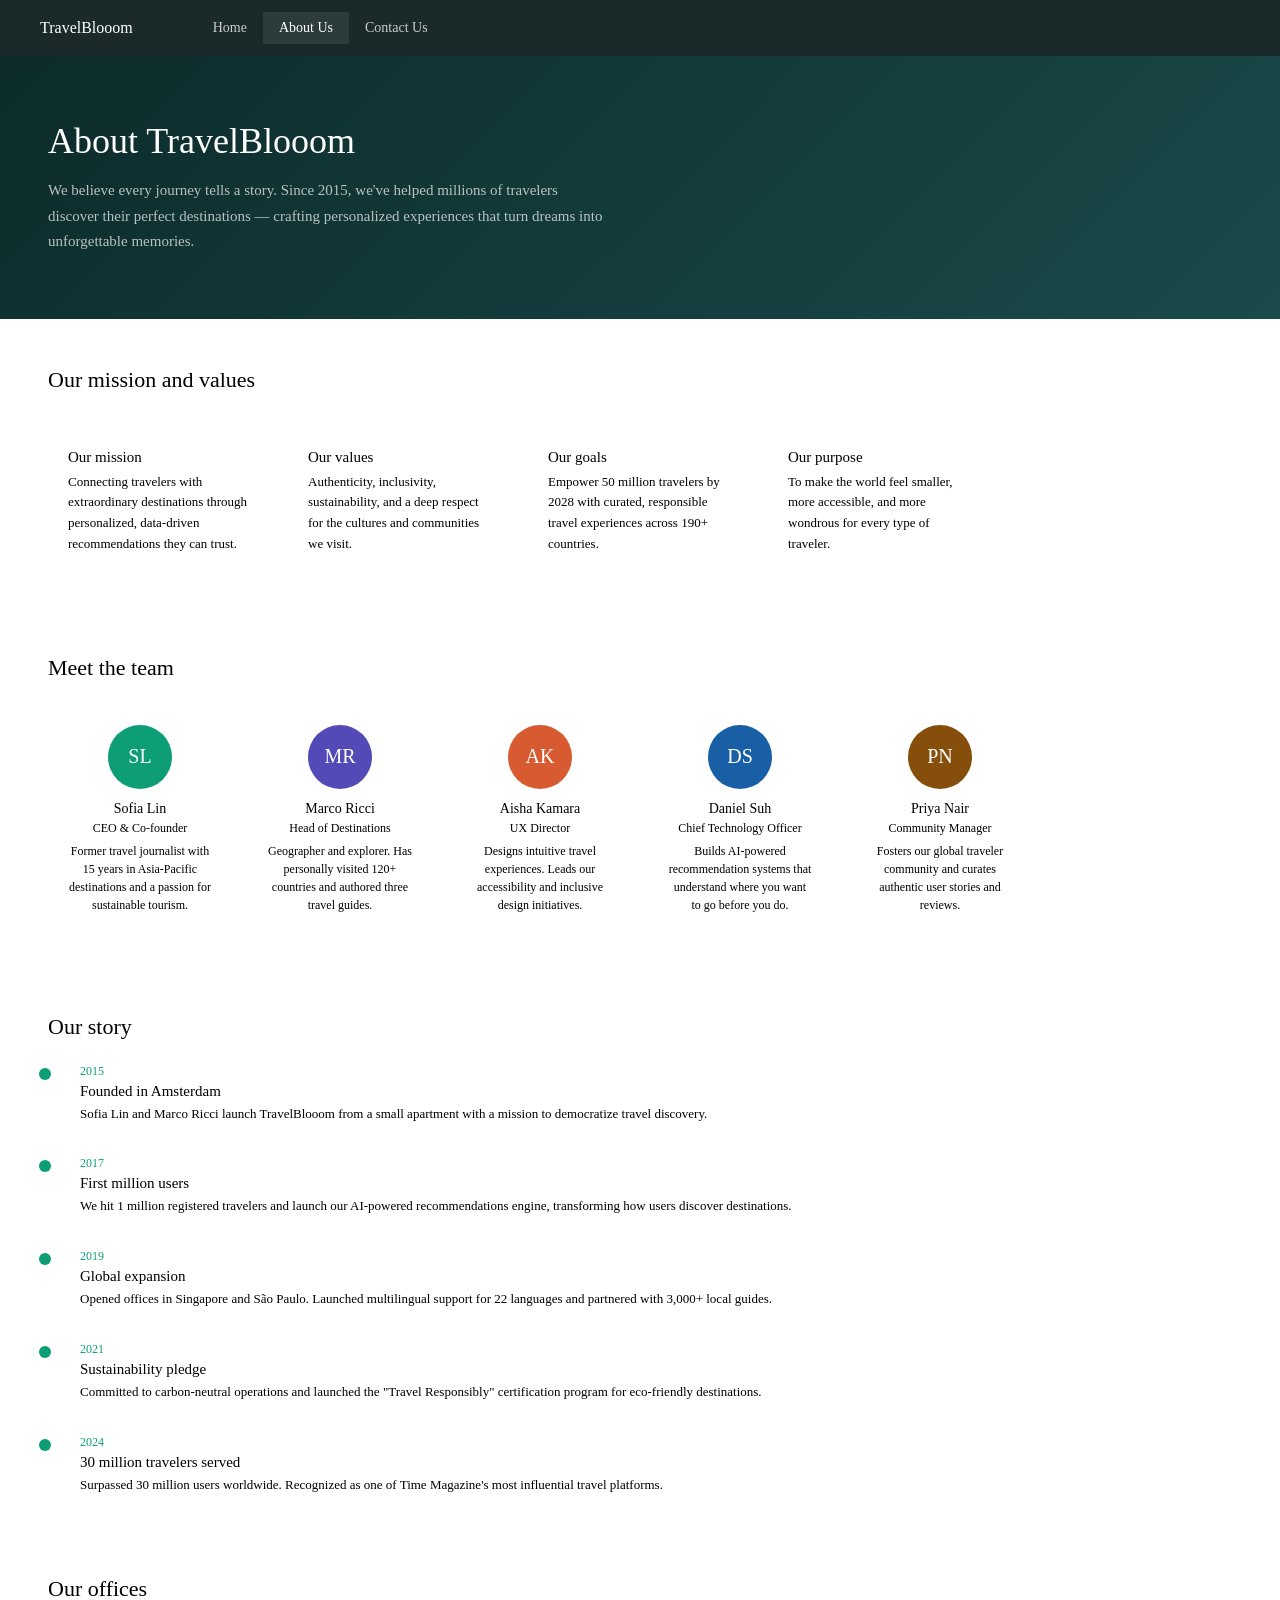
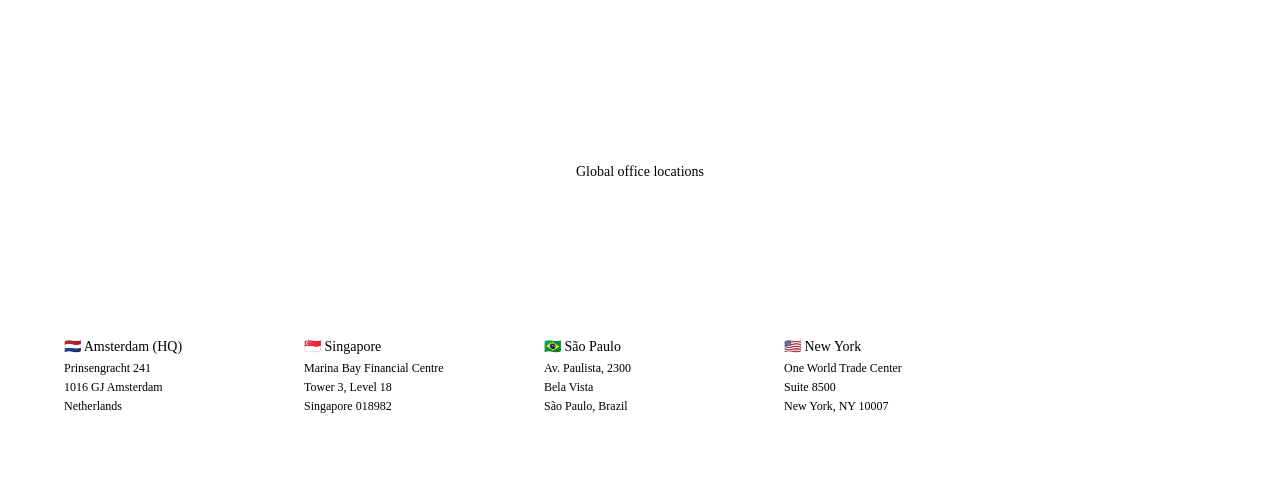
<file: about.html>
<!DOCTYPE html>
<html>
<head>
  <meta charset="utf-8">
  <meta name="viewport" content="width=device-width, initial-scale=1">
  <title>TravelBlooom | About Us</title>
  <link rel="stylesheet" type="text/css" href="style.css">
</head>
<body>
  <nav>
    <a class="nav-brand" href="index.html"><i class="ti ti-plane" aria-hidden="true"></i>TravelBlooom</a>
    <div class="nav-links">
      <a class="nav-link" href="home.html">Home</a>
      <a class="nav-link active" href="about.html">About Us</a>
      <a class="nav-link" href="contact.html">Contact Us</a>
    </div>
  </nav>

  <div id="about" class="page active">
    <div class="about-hero">
      <h1>About TravelBlooom</h1>
      <p>We believe every journey tells a story. Since 2015, we've helped millions of travelers discover their perfect destinations — crafting personalized experiences that turn dreams into unforgettable memories.</p>
    </div>
    <div class="about-section">
      <h2>Our mission and values</h2>
      <div class="mission-grid">
        <div class="mission-card"><i class="ti ti-compass" aria-hidden="true"></i><h3>Our mission</h3><p>Connecting travelers with extraordinary destinations through personalized, data-driven recommendations they can trust.</p></div>
        <div class="mission-card"><i class="ti ti-heart" aria-hidden="true"></i><h3>Our values</h3><p>Authenticity, inclusivity, sustainability, and a deep respect for the cultures and communities we visit.</p></div>
        <div class="mission-card"><i class="ti ti-target" aria-hidden="true"></i><h3>Our goals</h3><p>Empower 50 million travelers by 2028 with curated, responsible travel experiences across 190+ countries.</p></div>
        <div class="mission-card"><i class="ti ti-world" aria-hidden="true"></i><h3>Our purpose</h3><p>To make the world feel smaller, more accessible, and more wondrous for every type of traveler.</p></div>
      </div>
      <hr class="section-divider">
      <h2>Meet the team</h2>
      <div class="team-grid">
        <div class="team-card"><div class="avatar" style="background:#0d9e75">SL</div><h3>Sofia Lin</h3><p>CEO & Co-founder</p><p class="bio">Former travel journalist with 15 years in Asia-Pacific destinations and a passion for sustainable tourism.</p></div>
        <div class="team-card"><div class="avatar" style="background:#534AB7">MR</div><h3>Marco Ricci</h3><p>Head of Destinations</p><p class="bio">Geographer and explorer. Has personally visited 120+ countries and authored three travel guides.</p></div>
        <div class="team-card"><div class="avatar" style="background:#D85A30">AK</div><h3>Aisha Kamara</h3><p>UX Director</p><p class="bio">Designs intuitive travel experiences. Leads our accessibility and inclusive design initiatives.</p></div>
        <div class="team-card"><div class="avatar" style="background:#185FA5">DS</div><h3>Daniel Suh</h3><p>Chief Technology Officer</p><p class="bio">Builds AI-powered recommendation systems that understand where you want to go before you do.</p></div>
        <div class="team-card"><div class="avatar" style="background:#854F0B">PN</div><h3>Priya Nair</h3><p>Community Manager</p><p class="bio">Fosters our global traveler community and curates authentic user stories and reviews.</p></div>
      </div>
      <hr class="section-divider">
      <h2>Our story</h2>
      <div class="timeline">
        <div class="timeline-item"><div class="timeline-dot"></div><div class="timeline-year">2015</div><div class="timeline-title">Founded in Amsterdam</div><div class="timeline-desc">Sofia Lin and Marco Ricci launch TravelBlooom from a small apartment with a mission to democratize travel discovery.</div></div>
        <div class="timeline-item"><div class="timeline-dot"></div><div class="timeline-year">2017</div><div class="timeline-title">First million users</div><div class="timeline-desc">We hit 1 million registered travelers and launch our AI-powered recommendations engine, transforming how users discover destinations.</div></div>
        <div class="timeline-item"><div class="timeline-dot"></div><div class="timeline-year">2019</div><div class="timeline-title">Global expansion</div><div class="timeline-desc">Opened offices in Singapore and São Paulo. Launched multilingual support for 22 languages and partnered with 3,000+ local guides.</div></div>
        <div class="timeline-item"><div class="timeline-dot"></div><div class="timeline-year">2021</div><div class="timeline-title">Sustainability pledge</div><div class="timeline-desc">Committed to carbon-neutral operations and launched the "Travel Responsibly" certification program for eco-friendly destinations.</div></div>
        <div class="timeline-item"><div class="timeline-dot"></div><div class="timeline-year">2024</div><div class="timeline-title">30 million travelers served</div><div class="timeline-desc">Surpassed 30 million users worldwide. Recognized as one of Time Magazine's most influential travel platforms.</div></div>
      </div>
      <hr class="section-divider">
      <h2>Our offices</h2>
      <div class="map-placeholder">
        <i class="ti ti-map-2" aria-hidden="true" style="font-size:40px"></i>
        <span>Global office locations</span>
      </div>
      <div class="offices-grid">
        <div class="office-card"><h3>🇳🇱 Amsterdam (HQ)</h3><p>Prinsengracht 241<br>1016 GJ Amsterdam<br>Netherlands</p></div>
        <div class="office-card"><h3>🇸🇬 Singapore</h3><p>Marina Bay Financial Centre<br>Tower 3, Level 18<br>Singapore 018982</p></div>
        <div class="office-card"><h3>🇧🇷 São Paulo</h3><p>Av. Paulista, 2300<br>Bela Vista<br>São Paulo, Brazil</p></div>
        <div class="office-card"><h3>🇺🇸 New York</h3><p>One World Trade Center<br>Suite 8500<br>New York, NY 10007</p></div>
      </div>
    </div>
  </div>
</body>
</html>
</file>
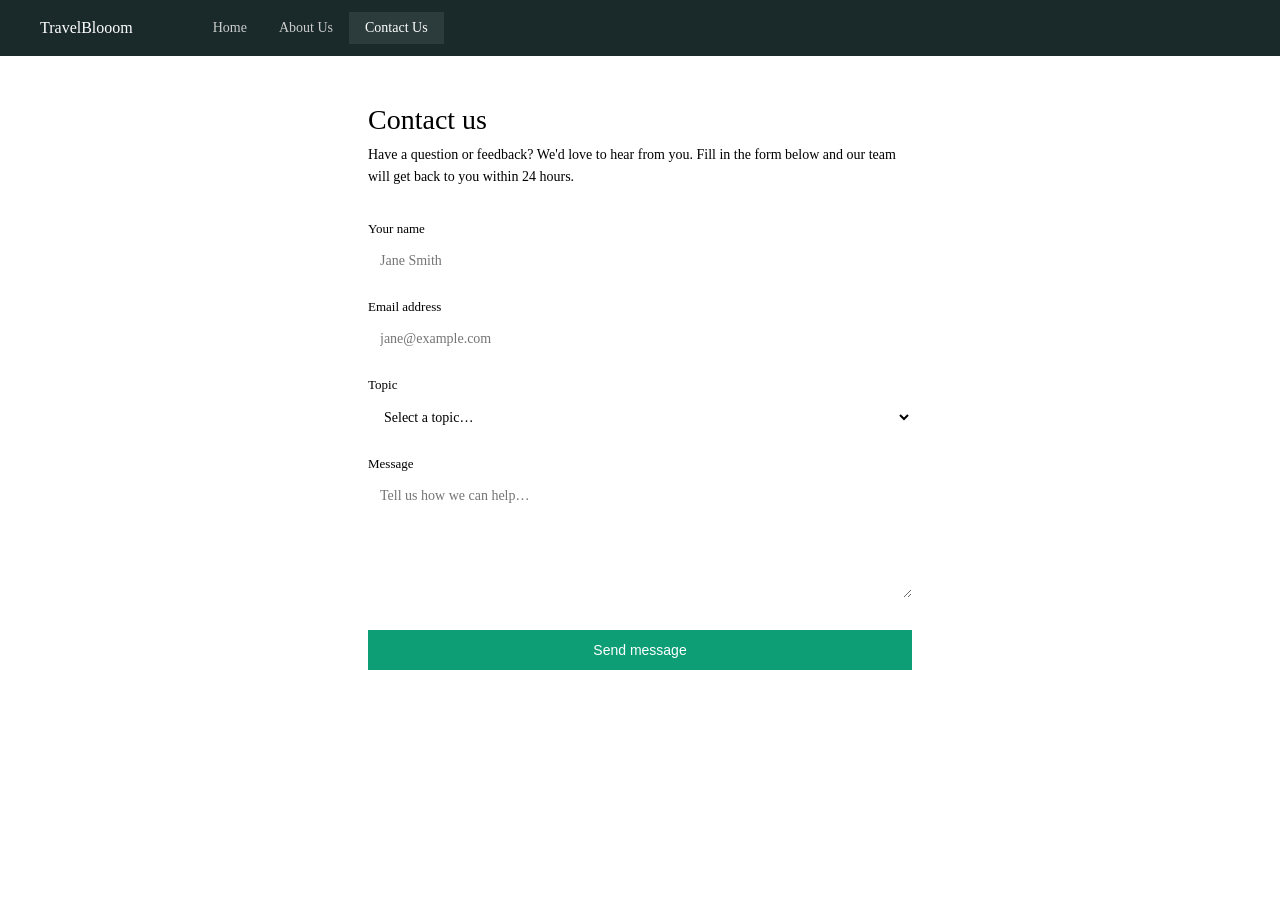
<file: contact.html>
<!DOCTYPE html>
<html>
<head>
  <meta charset="utf-8">
  <meta name="viewport" content="width=device-width, initial-scale=1">
  <title>TravelBlooom | Contact Us</title>
  <link rel="stylesheet" type="text/css" href="style.css">
</head>
<body>
  <nav>
    <a class="nav-brand" href="index.html"><i class="ti ti-plane" aria-hidden="true"></i>TravelBlooom</a>
    <div class="nav-links">
      <a class="nav-link" href="home.html">Home</a>
      <a class="nav-link" href="about.html">About Us</a>
      <a class="nav-link active" href="contact.html">Contact Us</a>
    </div>
  </nav>

  <div id="contact" class="page active">
    <div class="contact-page">
      <h1>Contact us</h1>
      <p class="sub">Have a question or feedback? We'd love to hear from you. Fill in the form below and our team will get back to you within 24 hours.</p>
      <div id="contactForm">
        <div class="form-group"><label for="cName">Your name</label><input type="text" id="cName" placeholder="Jane Smith"></div>
        <div class="form-group"><label for="cEmail">Email address</label><input type="email" id="cEmail" placeholder="jane@example.com"></div>
        <div class="form-group"><label for="cTopic">Topic</label><select id="cTopic"><option value="">Select a topic…</option><option>Destination recommendation</option><option>Booking assistance</option><option>Account issue</option><option>Partnership inquiry</option><option>General feedback</option></select></div>
        <div class="form-group"><label for="cMsg">Message</label><textarea id="cMsg" placeholder="Tell us how we can help…"></textarea></div>
        <button class="btn-submit" onclick="submitContact()">Send message</button>
      </div>
      <div class="success-msg" id="successMsg">
        <i class="ti ti-circle-check" aria-hidden="true"></i>
        <h3>Message sent!</h3>
        <p>Thanks for reaching out. A member of our team will get back to you within 24 hours.</p>
      </div>
    </div>
  </div>

  <script src="script.js"></script>
</body>
</html>
</file>
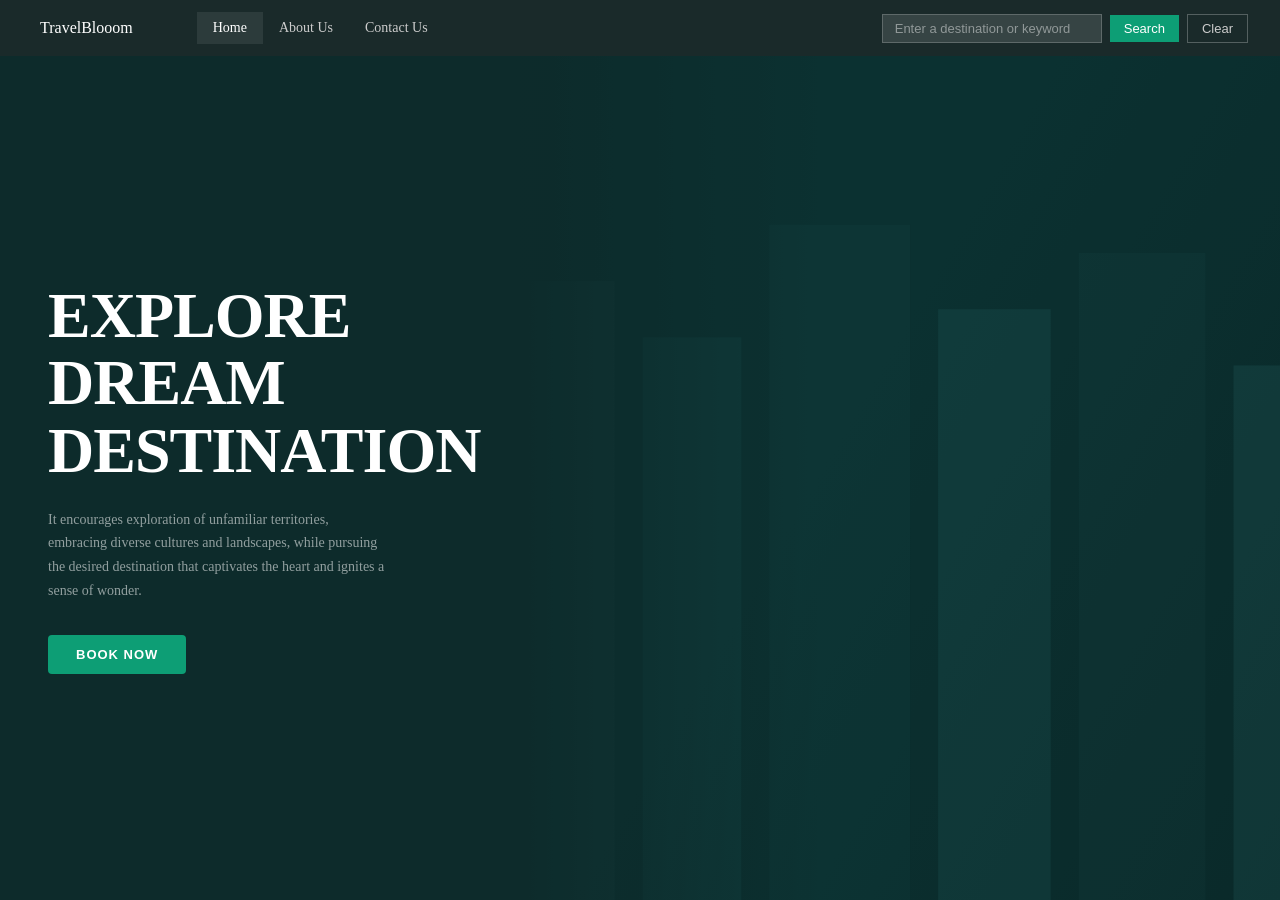
<file: travelblooom_website.html>
<!DOCTYPE html>
<html>
<head>
  <meta charset="utf-8">
  <meta name="viewport" content="width=device-width, initial-scale=1">
  <title></title>
  <link rel="stylesheet" type="text/css" href="style.css">
   <script src="script.js"></script>
</head>




<body>

<nav>
  <span class="nav-brand"><i class="ti ti-plane" aria-hidden="true"></i>TravelBlooom</span>
  <div class="nav-links">
    <span class="nav-link active" onclick="showPage('home')">Home</span>
    <span class="nav-link" onclick="showPage('about')">About Us</span>
    <span class="nav-link" onclick="showPage('contact')">Contact Us</span>
  </div>
  <div class="nav-search">
    <input type="text" id="searchInput" placeholder="Enter a destination or keyword" onkeydown="if(event.key==='Enter')doSearch()">
    <button class="btn-search" onclick="doSearch()"><i class="ti ti-search" aria-hidden="true"></i> Search</button>
    <button class="btn-clear" onclick="clearSearch()">Clear</button>
  </div>
</nav>

<div id="home" class="page active">
  <div id="heroSection" class="hero">
    <div class="hero-city-bg"></div>
    <div class="hero-social">
      <a href="#" aria-label="Twitter"><i class="ti ti-brand-twitter" aria-hidden="true"></i></a>
      <a href="#" aria-label="Facebook"><i class="ti ti-brand-facebook" aria-hidden="true"></i></a>
      <a href="#" aria-label="Instagram"><i class="ti ti-brand-instagram" aria-hidden="true"></i></a>
      <a href="#" aria-label="YouTube"><i class="ti ti-brand-youtube" aria-hidden="true"></i></a>
    </div>
    <div class="hero-content">
      <div class="hero-title">Explore<br>Dream<br>Destination</div>
      <p class="hero-sub">It encourages exploration of unfamiliar territories, embracing diverse cultures and landscapes, while pursuing the desired destination that captivates the heart and ignites a sense of wonder.</p>
      <button class="btn-book" onclick="document.getElementById('searchInput').focus()">Book Now</button>
    </div>
  </div>
  <div id="searchResults" class="search-results" style="display:none"></div>
</div>

<div id="about" class="page">
  <div class="about-hero">
    <h1>About TravelBlooom</h1>
    <p>We believe every journey tells a story. Since 2015, we've helped millions of travelers discover their perfect destinations — crafting personalized experiences that turn dreams into unforgettable memories.</p>
  </div>
  <div class="about-section">
    <h2>Our mission and values</h2>
    <div class="mission-grid">
      <div class="mission-card"><i class="ti ti-compass" aria-hidden="true"></i><h3>Our mission</h3><p>Connecting travelers with extraordinary destinations through personalized, data-driven recommendations they can trust.</p></div>
      <div class="mission-card"><i class="ti ti-heart" aria-hidden="true"></i><h3>Our values</h3><p>Authenticity, inclusivity, sustainability, and a deep respect for the cultures and communities we visit.</p></div>
      <div class="mission-card"><i class="ti ti-target" aria-hidden="true"></i><h3>Our goals</h3><p>Empower 50 million travelers by 2028 with curated, responsible travel experiences across 190+ countries.</p></div>
      <div class="mission-card"><i class="ti ti-world" aria-hidden="true"></i><h3>Our purpose</h3><p>To make the world feel smaller, more accessible, and more wondrous for every type of traveler.</p></div>
    </div>
    <hr class="section-divider">
    <h2>Meet the team</h2>
    <div class="team-grid">
      <div class="team-card"><div class="avatar" style="background:#0d9e75">SL</div><h3>Sofia Lin</h3><p>CEO & Co-founder</p><p class="bio">Former travel journalist with 15 years in Asia-Pacific destinations and a passion for sustainable tourism.</p></div>
      <div class="team-card"><div class="avatar" style="background:#534AB7">MR</div><h3>Marco Ricci</h3><p>Head of Destinations</p><p class="bio">Geographer and explorer. Has personally visited 120+ countries and authored three travel guides.</p></div>
      <div class="team-card"><div class="avatar" style="background:#D85A30">AK</div><h3>Aisha Kamara</h3><p>UX Director</p><p class="bio">Designs intuitive travel experiences. Leads our accessibility and inclusive design initiatives.</p></div>
      <div class="team-card"><div class="avatar" style="background:#185FA5">DS</div><h3>Daniel Suh</h3><p>Chief Technology Officer</p><p class="bio">Builds AI-powered recommendation systems that understand where you want to go before you do.</p></div>
      <div class="team-card"><div class="avatar" style="background:#854F0B">PN</div><h3>Priya Nair</h3><p>Community Manager</p><p class="bio">Fosters our global traveler community and curates authentic user stories and reviews.</p></div>
    </div>
    <hr class="section-divider">
    <h2>Our story</h2>
    <div class="timeline">
      <div class="timeline-item"><div class="timeline-dot"></div><div class="timeline-year">2015</div><div class="timeline-title">Founded in Amsterdam</div><div class="timeline-desc">Sofia Lin and Marco Ricci launch TravelBlooom from a small apartment with a mission to democratize travel discovery.</div></div>
      <div class="timeline-item"><div class="timeline-dot"></div><div class="timeline-year">2017</div><div class="timeline-title">First million users</div><div class="timeline-desc">We hit 1 million registered travelers and launch our AI-powered recommendations engine, transforming how users discover destinations.</div></div>
      <div class="timeline-item"><div class="timeline-dot"></div><div class="timeline-year">2019</div><div class="timeline-title">Global expansion</div><div class="timeline-desc">Opened offices in Singapore and São Paulo. Launched multilingual support for 22 languages and partnered with 3,000+ local guides.</div></div>
      <div class="timeline-item"><div class="timeline-dot"></div><div class="timeline-year">2021</div><div class="timeline-title">Sustainability pledge</div><div class="timeline-desc">Committed to carbon-neutral operations and launched the "Travel Responsibly" certification program for eco-friendly destinations.</div></div>
      <div class="timeline-item"><div class="timeline-dot"></div><div class="timeline-year">2024</div><div class="timeline-title">30 million travelers served</div><div class="timeline-desc">Surpassed 30 million users worldwide. Recognized as one of Time Magazine's most influential travel platforms.</div></div>
    </div>
    <hr class="section-divider">
    <h2>Our offices</h2>
    <div class="map-placeholder">
      <i class="ti ti-map-2" aria-hidden="true" style="font-size:40px"></i>
      <span>Global office locations</span>
    </div>
    <div class="offices-grid">
      <div class="office-card"><h3>🇳🇱 Amsterdam (HQ)</h3><p>Prinsengracht 241<br>1016 GJ Amsterdam<br>Netherlands</p></div>
      <div class="office-card"><h3>🇸🇬 Singapore</h3><p>Marina Bay Financial Centre<br>Tower 3, Level 18<br>Singapore 018982</p></div>
      <div class="office-card"><h3>🇧🇷 São Paulo</h3><p>Av. Paulista, 2300<br>Bela Vista<br>São Paulo, Brazil</p></div>
      <div class="office-card"><h3>🇺🇸 New York</h3><p>One World Trade Center<br>Suite 8500<br>New York, NY 10007</p></div>
    </div>
  </div>
</div>

<div id="contact" class="page">
  <div class="contact-page">
    <h1>Contact us</h1>
    <p class="sub">Have a question or feedback? We'd love to hear from you. Fill in the form below and our team will get back to you within 24 hours.</p>
    <div id="contactForm">
      <div class="form-group"><label for="cName">Your name</label><input type="text" id="cName" placeholder="Jane Smith"></div>
      <div class="form-group"><label for="cEmail">Email address</label><input type="email" id="cEmail" placeholder="jane@example.com"></div>
      <div class="form-group"><label for="cTopic">Topic</label><select id="cTopic"><option value="">Select a topic…</option><option>Destination recommendation</option><option>Booking assistance</option><option>Account issue</option><option>Partnership inquiry</option><option>General feedback</option></select></div>
      <div class="form-group"><label for="cMsg">Message</label><textarea id="cMsg" placeholder="Tell us how we can help…"></textarea></div>
      <button class="btn-submit" onclick="submitContact()">Send message</button>
    </div>
    <div class="success-msg" id="successMsg">
      <i class="ti ti-circle-check" aria-hidden="true"></i>
      <h3>Message sent!</h3>
      <p>Thanks for reaching out. A member of our team will get back to you within 24 hours.</p>
    </div>
  </div>
</div>



</body>

</html>
</file>
<file: style.css>
*{box-sizing:border-box;margin:0;padding:0}
body{font-family:var(--font-sans);background:var(--surface-0);color:var(--text-primary);min-height:100vh}
nav{background:#1a2a2a;display:flex;align-items:center;padding:0 2rem;height:56px;gap:2rem;position:sticky;top:0;z-index:100}
.nav-brand{display:flex;align-items:center;gap:8px;color:#fff;font-weight:500;font-size:16px;text-decoration:none}
.nav-brand i{font-size:20px;color:#0d9e75}
.nav-links{display:flex;gap:0;margin-left:2rem}
.nav-link{color:#ccc;text-decoration:none;padding:8px 16px;font-size:14px;cursor:pointer;border-radius:var(--radius);transition:color 0.15s,background 0.15s}
.nav-link:hover,.nav-link.active{color:#fff;background:rgba(255,255,255,0.08)}
.nav-search{display:flex;gap:8px;margin-left:auto;align-items:center}
.nav-search input{background:rgba(255,255,255,0.12);border:0.5px solid rgba(255,255,255,0.2);border-radius:var(--radius);padding:6px 12px;color:#fff;font-size:13px;width:220px}
.nav-search input::placeholder{color:rgba(255,255,255,0.45)}
.nav-search input:focus{outline:none;border-color:#0d9e75}
.btn-search{background:#0d9e75;color:#fff;border:none;border-radius:var(--radius);padding:6px 14px;font-size:13px;cursor:pointer;font-weight:500}
.btn-clear{background:transparent;color:#ccc;border:0.5px solid rgba(255,255,255,0.25);border-radius:var(--radius);padding:6px 14px;font-size:13px;cursor:pointer}
.page{display:none}
.page.active{display:block}
.hero{background:linear-gradient(120deg,#0d2b2b 60%,#0a1f1f 100%);min-height:calc(100vh - 56px);display:flex;flex-direction:column;justify-content:center;padding:4rem 3rem;position:relative;overflow:hidden}
.hero-city-bg{position:absolute;right:0;top:0;width:60%;height:100%;background:linear-gradient(to right,#0d2b2b 0%,transparent 40%),url('data:image/svg+xml,<svg xmlns="http://www.w3.org/2000/svg" viewBox="0 0 400 300"><rect width="400" height="300" fill="%230a3a3a"/><rect x="20" y="120" width="30" height="180" fill="%23154040"/><rect x="60" y="80" width="40" height="220" fill="%231a5050"/><rect x="110" y="100" width="35" height="200" fill="%23125050"/><rect x="155" y="60" width="50" height="240" fill="%230e4545"/><rect x="215" y="90" width="40" height="210" fill="%23165555"/><rect x="265" y="70" width="45" height="230" fill="%23104545"/><rect x="320" y="110" width="35" height="190" fill="%231a5a5a"/><rect x="365" y="85" width="35" height="215" fill="%23135050"/></svg>') center/cover no-repeat;opacity:0.4}
.hero-social{position:absolute;left:24px;top:50%;transform:translateY(-50%);display:flex;flex-direction:column;gap:16px}
.hero-social a{color:rgba(255,255,255,0.5);font-size:18px;text-decoration:none;transition:color 0.15s}
.hero-social a:hover{color:#0d9e75}
.hero-content{position:relative;z-index:1;max-width:560px}
.hero-title{font-size:64px;font-weight:700;color:#fff;line-height:1.05;letter-spacing:-1px;text-transform:uppercase;margin-bottom:1.5rem}
.hero-sub{font-size:14px;color:rgba(255,255,255,0.55);line-height:1.7;max-width:340px;margin-bottom:2rem}
.btn-book{background:#0d9e75;color:#fff;border:none;border-radius:4px;padding:12px 28px;font-size:13px;font-weight:700;text-transform:uppercase;letter-spacing:1px;cursor:pointer;transition:background 0.15s}
.btn-book:hover{background:#0b8a66}
.search-results{padding:2rem 3rem;min-height:calc(100vh - 56px)}
.results-header{margin-bottom:1.5rem}
.results-header h2{font-size:22px;font-weight:500;color:var(--text-primary)}
.results-header p{font-size:14px;color:var(--text-secondary);margin-top:4px}
.local-time{background:var(--bg-accent);border:0.5px solid var(--border-accent);border-radius:var(--radius);padding:12px 20px;margin-bottom:1.5rem;display:flex;align-items:center;gap:10px;font-size:14px;color:var(--text-accent);max-width:420px}
.dest-grid{display:grid;grid-template-columns:repeat(auto-fill,minmax(280px,1fr));gap:16px}
.dest-card{background:var(--surface-2);border:0.5px solid var(--border);border-radius:12px;overflow:hidden;transition:border-color 0.15s}
.dest-card:hover{border-color:var(--border-strong)}
.dest-img{height:180px;display:flex;align-items:center;justify-content:center;font-size:48px;position:relative}
.dest-body{padding:1rem}
.dest-name{font-size:16px;font-weight:500;margin-bottom:4px}
.dest-loc{font-size:12px;color:var(--text-secondary);margin-bottom:8px;display:flex;align-items:center;gap:4px}
.dest-desc{font-size:13px;color:var(--text-secondary);line-height:1.6;margin-bottom:12px}
.dest-tag{display:inline-block;background:var(--bg-success);color:var(--text-success);font-size:11px;padding:2px 8px;border-radius:var(--radius);margin-right:4px;margin-bottom:4px;font-weight:500}
.rating{display:flex;align-items:center;gap:4px;font-size:13px;color:var(--text-secondary);margin-top:8px}
.stars{color:#f5a623}
.about-page{padding:0}
.about-hero{background:linear-gradient(135deg,#0d2b2b,#1a4a4a);padding:4rem 3rem;color:#fff}
.about-hero h1{font-size:36px;font-weight:500;margin-bottom:1rem}
.about-hero p{font-size:15px;color:rgba(255,255,255,0.7);max-width:560px;line-height:1.7}
.about-section{padding:3rem}
.about-section h2{font-size:22px;font-weight:500;margin-bottom:1.5rem;color:var(--text-primary)}
.mission-grid{display:grid;grid-template-columns:repeat(auto-fill,minmax(200px,1fr));gap:16px;margin-bottom:2.5rem}
.mission-card{background:var(--surface-2);border:0.5px solid var(--border);border-radius:12px;padding:1.25rem}
.mission-card i{font-size:24px;color:#0d9e75;margin-bottom:12px;display:block}
.mission-card h3{font-size:15px;font-weight:500;margin-bottom:6px}
.mission-card p{font-size:13px;color:var(--text-secondary);line-height:1.6}
.team-grid{display:grid;grid-template-columns:repeat(auto-fill,minmax(180px,1fr));gap:16px;margin-bottom:2.5rem}
.team-card{background:var(--surface-2);border:0.5px solid var(--border);border-radius:12px;padding:1.25rem;text-align:center}
.avatar{width:64px;height:64px;border-radius:50%;display:flex;align-items:center;justify-content:center;font-size:20px;font-weight:500;margin:0 auto 12px;color:#fff}
.team-card h3{font-size:14px;font-weight:500;margin-bottom:4px}
.team-card p{font-size:12px;color:var(--text-secondary)}
.team-card .bio{font-size:12px;color:var(--text-muted);margin-top:6px;line-height:1.5}
.timeline{border-left:2px solid var(--border);padding-left:2rem;margin-bottom:2.5rem}
.timeline-item{position:relative;margin-bottom:2rem}
.timeline-dot{width:12px;height:12px;border-radius:50%;background:#0d9e75;position:absolute;left:-2.55rem;top:4px;border:2px solid var(--surface-0)}
.timeline-year{font-size:12px;color:#0d9e75;font-weight:500;margin-bottom:4px}
.timeline-title{font-size:15px;font-weight:500;margin-bottom:4px}
.timeline-desc{font-size:13px;color:var(--text-secondary);line-height:1.6}
.map-placeholder{background:var(--surface-1);border:0.5px solid var(--border);border-radius:12px;height:280px;display:flex;align-items:center;justify-content:center;flex-direction:column;gap:12px;color:var(--text-muted);font-size:14px}
.offices-grid{display:grid;grid-template-columns:repeat(auto-fill,minmax(200px,1fr));gap:16px;margin-top:1rem}
.office-card{background:var(--surface-2);border:0.5px solid var(--border);border-radius:12px;padding:1rem}
.office-card h3{font-size:14px;font-weight:500;margin-bottom:4px}
.office-card p{font-size:12px;color:var(--text-secondary);line-height:1.6}
.contact-page{max-width:640px;margin:0 auto;padding:3rem}
.contact-page h1{font-size:28px;font-weight:500;margin-bottom:8px}
.contact-page .sub{font-size:14px;color:var(--text-secondary);margin-bottom:2rem;line-height:1.6}
.form-group{margin-bottom:1.25rem}
.form-group label{display:block;font-size:13px;font-weight:500;margin-bottom:6px;color:var(--text-secondary)}
.form-group input,.form-group textarea,.form-group select{width:100%;padding:10px 12px;border:0.5px solid var(--border);border-radius:var(--radius);background:var(--surface-2);color:var(--text-primary);font-size:14px;font-family:var(--font-sans);transition:border-color 0.15s}
.form-group input:focus,.form-group textarea:focus{outline:none;border-color:#0d9e75}
.form-group textarea{resize:vertical;min-height:120px}
.btn-submit{background:#0d9e75;color:#fff;border:none;border-radius:var(--radius);padding:12px 32px;font-size:14px;font-weight:500;cursor:pointer;width:100%;margin-top:0.5rem;transition:background 0.15s}
.btn-submit:hover{background:#0b8a66}
.success-msg{background:var(--bg-success);border:0.5px solid var(--border-success);border-radius:12px;padding:1.5rem;text-align:center;display:none}
.success-msg i{font-size:32px;color:var(--text-success);display:block;margin-bottom:8px}
.success-msg h3{font-size:18px;font-weight:500;color:var(--text-success);margin-bottom:6px}
.success-msg p{font-size:14px;color:var(--text-success)}
.no-results{text-align:center;padding:4rem 2rem;color:var(--text-muted)}
.no-results i{font-size:40px;display:block;margin-bottom:12px}
.section-divider{border:none;border-top:0.5px solid var(--border);margin:2.5rem 0}
</file>
